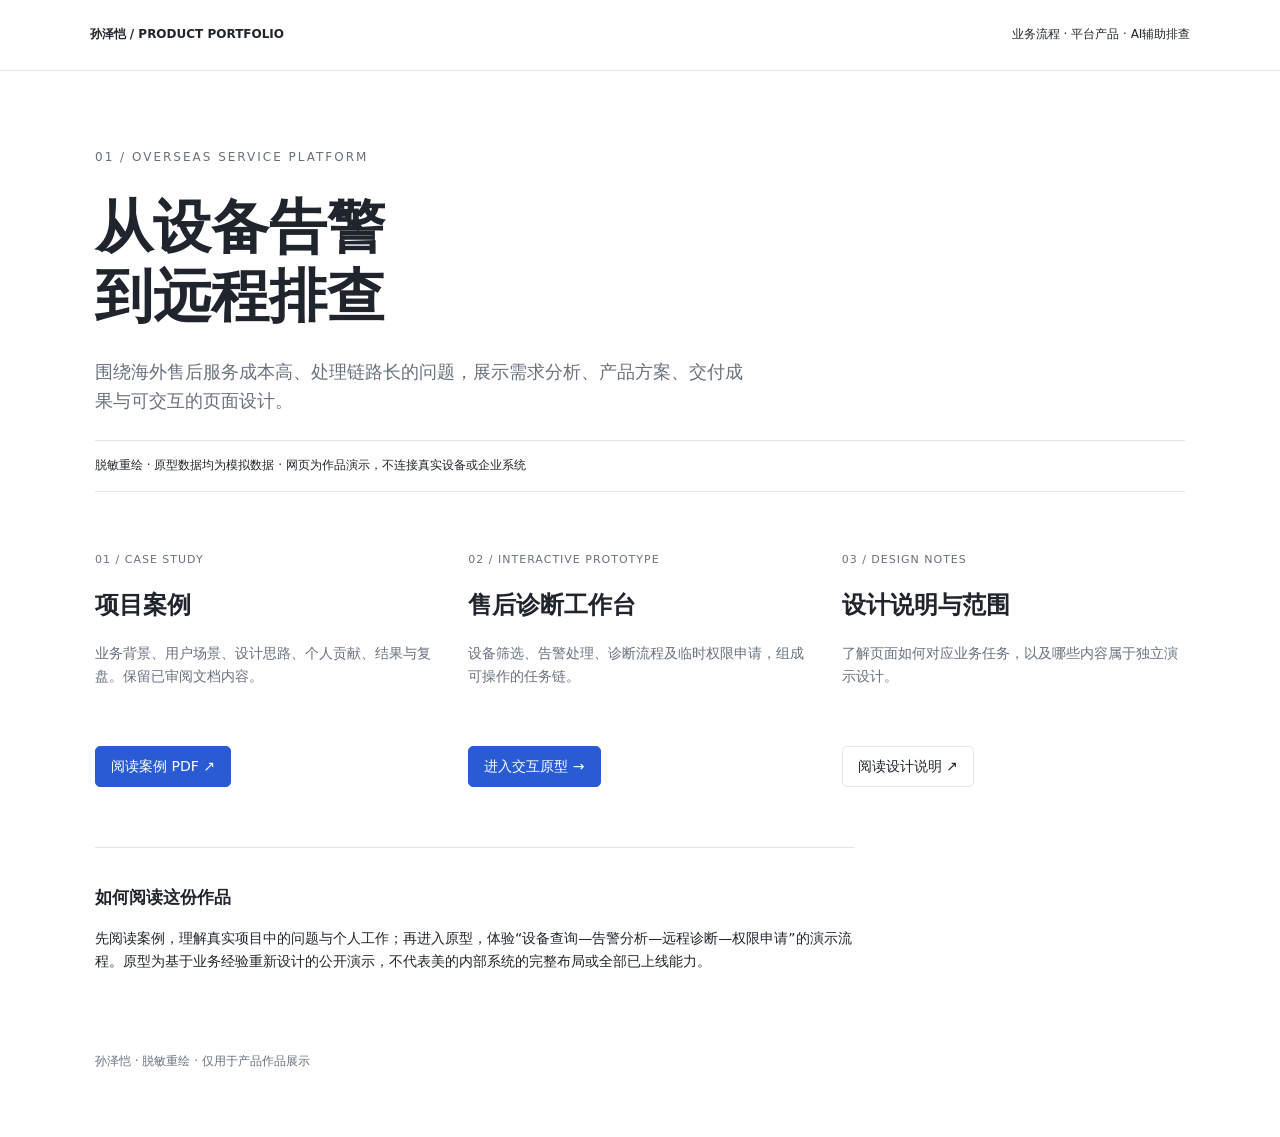
<file: index.html>
<!doctype html><html lang="zh-CN"><head><meta charset="utf-8"><meta name="viewport" content="width=device-width,initial-scale=1"><title>孙泽恺 产品作品集</title><link rel="stylesheet" href="prototype/style.css"></head><body class="portfolio"><header class="portfolio-head"><b>孙泽恺 / PRODUCT PORTFOLIO</b><span>业务流程 · 平台产品 · AI辅助排查</span></header><main class="portfolio-main"><p class="eyebrow">01 / OVERSEAS SERVICE PLATFORM</p><h1>从设备告警<br>到远程排查</h1><p class="lead">围绕海外售后服务成本高、处理链路长的问题，展示需求分析、产品方案、交付成果与可交互的页面设计。</p><div class="notice">脱敏重绘 · 原型数据均为模拟数据 · 网页为作品演示，不连接真实设备或企业系统</div><section class="portfolio-grid"><article><span class="chapter">01 / CASE STUDY</span><h2>项目案例</h2><p>业务背景、用户场景、设计思路、个人贡献、结果与复盘。保留已审阅文档内容。</p><a class="primary link-btn" href="case-studies/overseas-service-platform.pdf" target="_blank">阅读案例 PDF ↗</a></article><article><span class="chapter">02 / INTERACTIVE PROTOTYPE</span><h2>售后诊断工作台</h2><p>设备筛选、告警处理、诊断流程及临时权限申请，组成可操作的任务链。</p><a class="primary link-btn" href="prototype/index.html">进入交互原型 →</a></article><article><span class="chapter">03 / DESIGN NOTES</span><h2>设计说明与范围</h2><p>了解页面如何对应业务任务，以及哪些内容属于独立演示设计。</p><a class="link-btn secondary" href="https://github.com/Sunzkkk/product-portfolio/blob/main/design-notes/README.md">阅读设计说明 ↗</a></article></section><section class="editorial"><h2>如何阅读这份作品</h2><p>先阅读案例，理解真实项目中的问题与个人工作；再进入原型，体验“设备查询—告警分析—远程诊断—权限申请”的演示流程。原型为基于业务经验重新设计的公开演示，不代表美的内部系统的完整布局或全部已上线能力。</p></section><footer>孙泽恺 · 脱敏重绘 · 仅用于产品作品展示</footer></main></body></html>
</file>
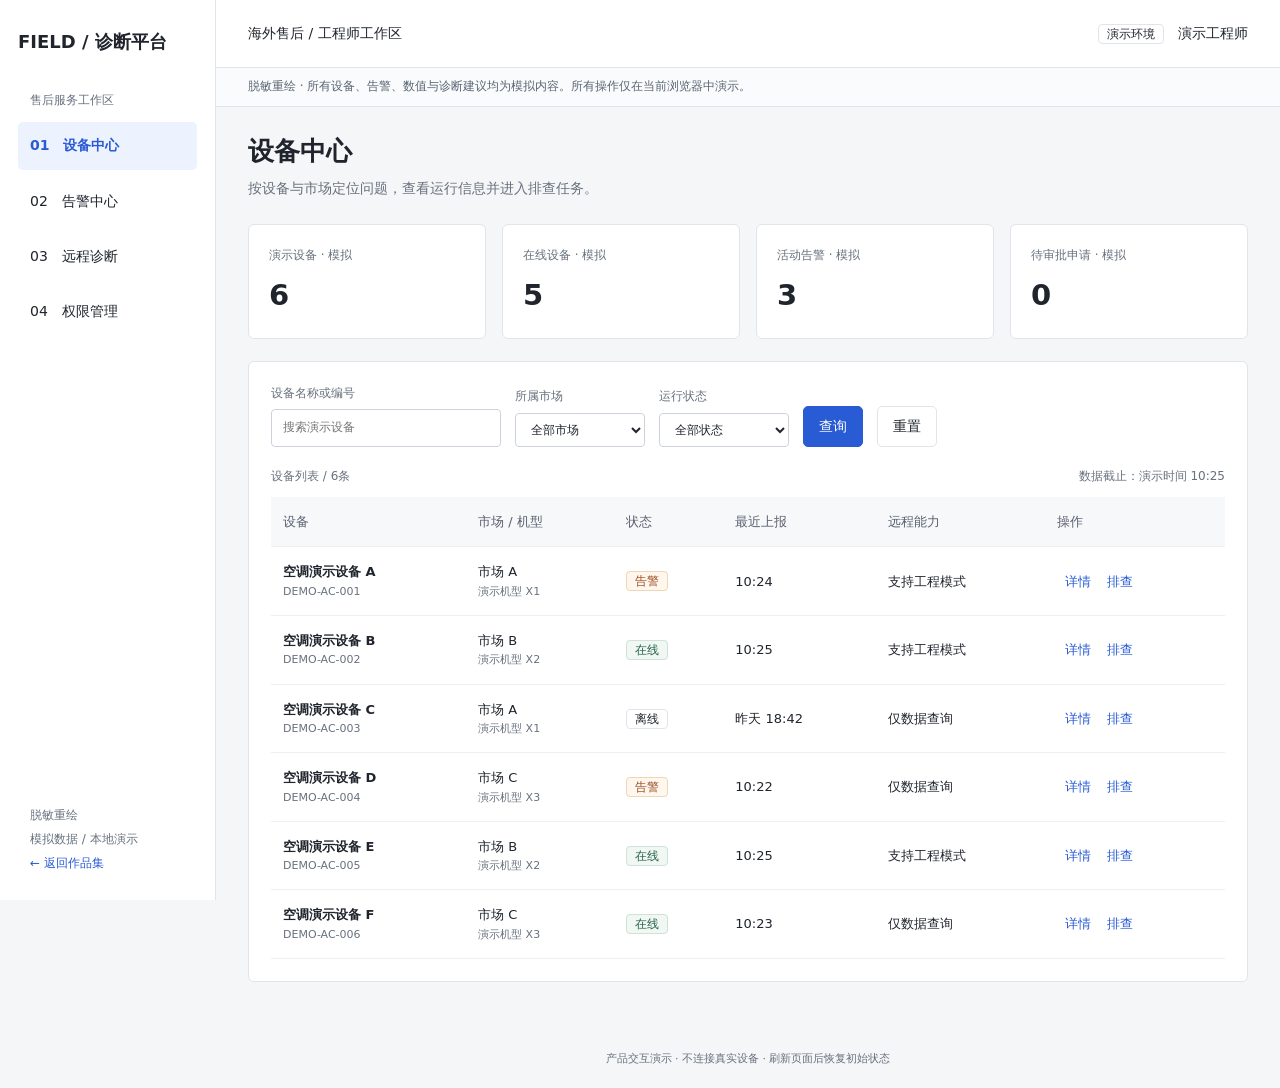
<file: prototype/index.html>
<!doctype html><html lang="zh-CN"><head><meta charset="utf-8"><meta name="viewport" content="width=device-width,initial-scale=1"><title>海外售后诊断工作台 脱敏重绘</title><link rel="stylesheet" href="style.css"></head><body><aside><a class="brand" href="../index.html">FIELD / 诊断平台</a><p class="side-label">售后服务工作区</p><nav aria-label="主要导航"><button data-page="devices" class="active">01　设备中心</button><button data-page="alarms">02　告警中心</button><button data-page="diagnosis">03　远程诊断</button><button data-page="permissions">04　权限管理</button></nav><div class="side-bottom">脱敏重绘<br>模拟数据 / 本地演示<br><a href="../index.html">← 返回作品集</a></div></aside><div class="workspace"><header class="topbar"><span>海外售后 / 工程师工作区</span><div><span class="tag">演示环境</span>　演示工程师</div></header><div class="demo-banner">脱敏重绘 · 所有设备、告警、数值与诊断建议均为模拟内容。所有操作仅在当前浏览器中演示。</div><main id="content"></main><footer class="app-footer">产品交互演示 · 不连接真实设备 · 刷新页面后恢复初始状态</footer></div><dialog id="detail"><div id="detail-body"></div><form method="dialog"><button class="secondary">关闭详情</button></form></dialog><dialog id="request"><h2>申请临时远程操作权限</h2><p>设备 <b id="request-device"></b> · 权限范围：远程工程模式</p><form id="request-form"><label>授权时长<select id="duration"><option>30分钟</option><option>1小时</option><option>2小时</option></select></label><label>申请原因<textarea id="reason" required minlength="5" placeholder="请说明排查任务与操作目的，至少5字"></textarea></label><p class="muted">演示流程：提交后进入待审批状态，不产生真实授权。</p><div class="actions"><button type="button" class="secondary" id="cancel-request">取消</button><button class="primary" type="submit">提交申请</button></div></form></dialog><div id="toast" role="status" aria-live="polite"></div><script src="app.js"></script></body></html>
</file>
<file: prototype/style.css>
:root{--ink:#20252d;--muted:#68717e;--line:#e1e5eb;--bg:#f5f6f8;--accent:#285bd4}*{box-sizing:border-box}body{margin:0;background:var(--bg);color:var(--ink);font:14px/1.65 "Microsoft YaHei",system-ui,sans-serif}a{color:var(--accent);text-decoration:none}button,input,select,textarea{font:inherit}button,.link-btn{cursor:pointer;border:1px solid var(--line);border-radius:5px;padding:8px 15px;background:#fff;color:var(--ink)}button:hover,.link-btn:hover{border-color:#8296bd}button:focus-visible,a:focus-visible,input:focus-visible,select:focus-visible,textarea:focus-visible{outline:3px solid #a9bdf0;outline-offset:2px}button:disabled{cursor:not-allowed;color:#9298a0;background:#f4f5f7}.primary{background:var(--accent);border-color:var(--accent);color:white}.secondary{background:#fff}.text-btn{color:var(--accent);padding:3px 8px;background:none;border:none}.muted{color:var(--muted)}aside{width:216px;position:fixed;inset:0 auto 0 0;background:#fff;border-right:1px solid var(--line);padding:27px 18px}.brand{font-size:18px;font-weight:750;color:var(--ink)}.side-label{margin:34px 12px 12px;font-size:12px;color:var(--muted)}nav{display:grid;gap:8px}nav button{text-align:left;border:none;padding:12px}nav button.active{color:var(--accent);background:#edf2ff;font-weight:650}.side-bottom{position:absolute;bottom:25px;left:30px;color:var(--muted);font-size:12px;line-height:2}.workspace{margin-left:216px}.topbar{height:68px;background:#fff;border-bottom:1px solid var(--line);display:flex;align-items:center;justify-content:space-between;padding:0 32px}.demo-banner{font-size:12px;color:#596572;border-bottom:1px solid var(--line);padding:9px 32px;background:#fafbfd}main#content{padding:28px 32px;max-width:1600px;margin:auto}h1{font-size:26px;line-height:1.3;margin:0 0 8px}h2{font-size:17px;margin:0 0 16px}h3{font-size:14px;margin:0 0 8px}.heading{display:flex;justify-content:space-between;align-items:flex-start;margin-bottom:24px}.heading p{margin:0;color:var(--muted)}.tag{font-size:12px;border:1px solid var(--line);padding:2px 8px;border-radius:4px;white-space:nowrap;background:#fff}.tag.issue{color:#9b5024;background:#fff7ed;border-color:#f1d6b2}.tag.ok{color:#28644a;background:#f1f8f4;border-color:#cee3d7}.stats{display:grid;grid-template-columns:repeat(4,1fr);gap:16px;margin-bottom:22px}.stat{background:#fff;border:1px solid var(--line);border-radius:6px;padding:18px 20px}.stat span{color:var(--muted);font-size:12px}.stat strong{display:block;font-size:29px;font-weight:600;margin-top:6px}.panel{background:#fff;border:1px solid var(--line);border-radius:6px;padding:22px;margin-bottom:20px}.filters{display:flex;align-items:flex-end;gap:14px;flex-wrap:wrap}.filters label{font-size:12px;color:var(--muted)}label{display:grid;gap:6px}input,select,textarea{border:1px solid #cdd3dc;border-radius:4px;background:#fff;padding:8px 11px;color:var(--ink);max-width:100%}input{width:230px}textarea{width:100%;min-height:100px}select{min-width:130px}.table-scroll{overflow-x:auto}table{width:100%;border-collapse:collapse;text-align:left;white-space:nowrap;font-size:13px}th{font-weight:500;background:#f7f8fa;color:#596270}th,td{padding:14px 12px;border-bottom:1px solid #edf0f3}tbody tr:hover{background:#fafbff}.list-meta{display:flex;justify-content:space-between;margin:20px 0 10px;color:var(--muted);font-size:12px}.device-name{font-weight:650}.subtext{font-size:11px;color:var(--muted)}.empty{text-align:center;padding:45px;color:var(--muted)}.two-col{display:grid;grid-template-columns:1.6fr 1fr;gap:20px}.metric-row{display:flex;gap:32px;border-bottom:1px solid var(--line);padding-bottom:15px}.metric-row strong{display:block;font-size:22px}.metric-row span{font-size:12px;color:var(--muted)}.trend{width:100%;height:160px;margin:16px 0}.timeline{padding-left:20px}.timeline li{margin-bottom:14px}.actions{display:flex;gap:10px;align-items:center;flex-wrap:wrap}.steps{display:flex;gap:12px;margin:20px 0}.steps span{flex:1;background:#f0f2f5;padding:9px;text-align:center;border-radius:4px;font-size:12px}.steps span.current{background:#eaf0ff;color:var(--accent)}.result{border-top:1px solid var(--line);padding-top:18px;margin-top:18px}.result ul{padding-left:20px}.permission-grid{display:grid;grid-template-columns:repeat(3,1fr);gap:12px}.permission-grid article{border:1px solid var(--line);padding:16px}.app-footer{text-align:center;font-size:11px;color:var(--muted);padding:20px}dialog{border:1px solid var(--line);border-radius:8px;width:650px;max-width:95vw;padding:28px;color:var(--ink)}dialog::backdrop{background:#17213466}dialog form label{margin:16px 0}dialog h2{font-size:20px}#toast{position:fixed;left:50%;bottom:30px;transform:translateX(-50%);background:#263140;color:#fff;padding:12px 20px;border-radius:5px;display:none;z-index:99}.portfolio{background:#fff}.portfolio-head{padding:25px 7%;display:flex;justify-content:space-between;border-bottom:1px solid var(--line);font-size:12px}.portfolio-main{max-width:1150px;margin:auto;padding:65px 30px}.eyebrow{letter-spacing:2px;font-size:12px;color:var(--muted)}.portfolio h1{font-size:58px;line-height:1.2;margin:25px 0}.lead{max-width:660px;font-size:18px;color:var(--muted)}.notice{font-size:12px;padding:15px 0;margin:24px 0 35px;border-top:1px solid var(--line);border-bottom:1px solid var(--line)}.portfolio-grid{display:grid;grid-template-columns:repeat(3,1fr);gap:30px}.portfolio-grid article{padding:20px 0 35px}.chapter{font-size:11px;color:var(--muted);letter-spacing:1px}.portfolio-grid h2{font-size:24px;margin-top:16px}.portfolio-grid p{color:var(--muted);min-height:90px}.link-btn{display:inline-block}.editorial{max-width:760px;padding:35px 0;border-top:1px solid var(--line);margin-top:25px}.portfolio footer{font-size:12px;color:var(--muted);padding-top:30px}@media(max-width:1000px){aside{width:178px;padding:20px 10px}.workspace{margin-left:178px}main#content{padding:20px}.topbar{padding:0 20px}.two-col{grid-template-columns:1fr}.stats{gap:8px}.stat{padding:12px}.permission-grid{grid-template-columns:1fr}}@media(max-width:650px){aside{position:relative;width:100%;padding:15px}.side-label,.side-bottom{display:none}nav{display:flex;margin-top:10px;overflow:auto}nav button{white-space:nowrap;padding:8px}.workspace{margin:0}.topbar{height:auto;padding:10px 15px;font-size:11px}.demo-banner{padding:8px 15px}.stats{grid-template-columns:repeat(2,1fr)}.heading{gap:10px}.portfolio-head{display:block}.portfolio-head span{display:block;margin-top:5px}.portfolio h1{font-size:40px}.portfolio-grid{grid-template-columns:1fr}.portfolio-grid p{min-height:auto}.portfolio-main{padding-top:30px}.steps{flex-wrap:wrap}.steps span{flex-basis:40%}}
</file>
